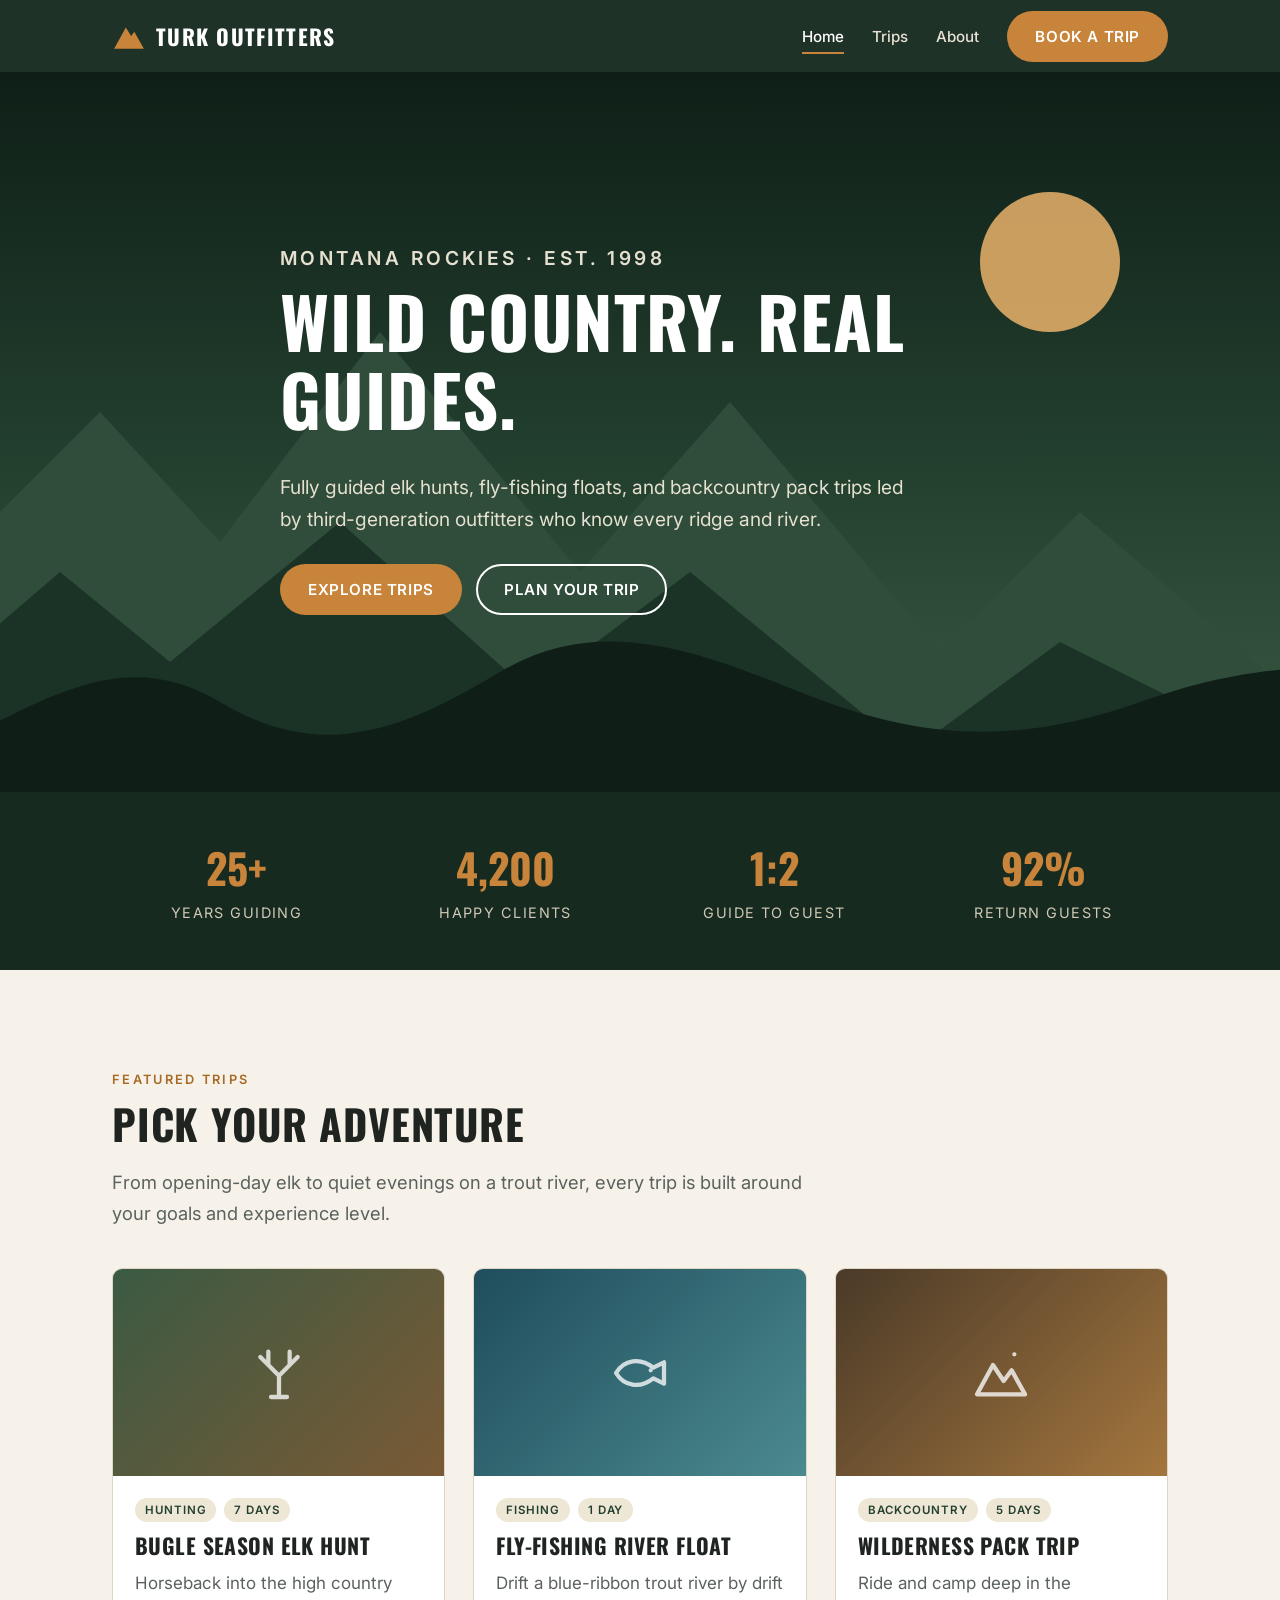
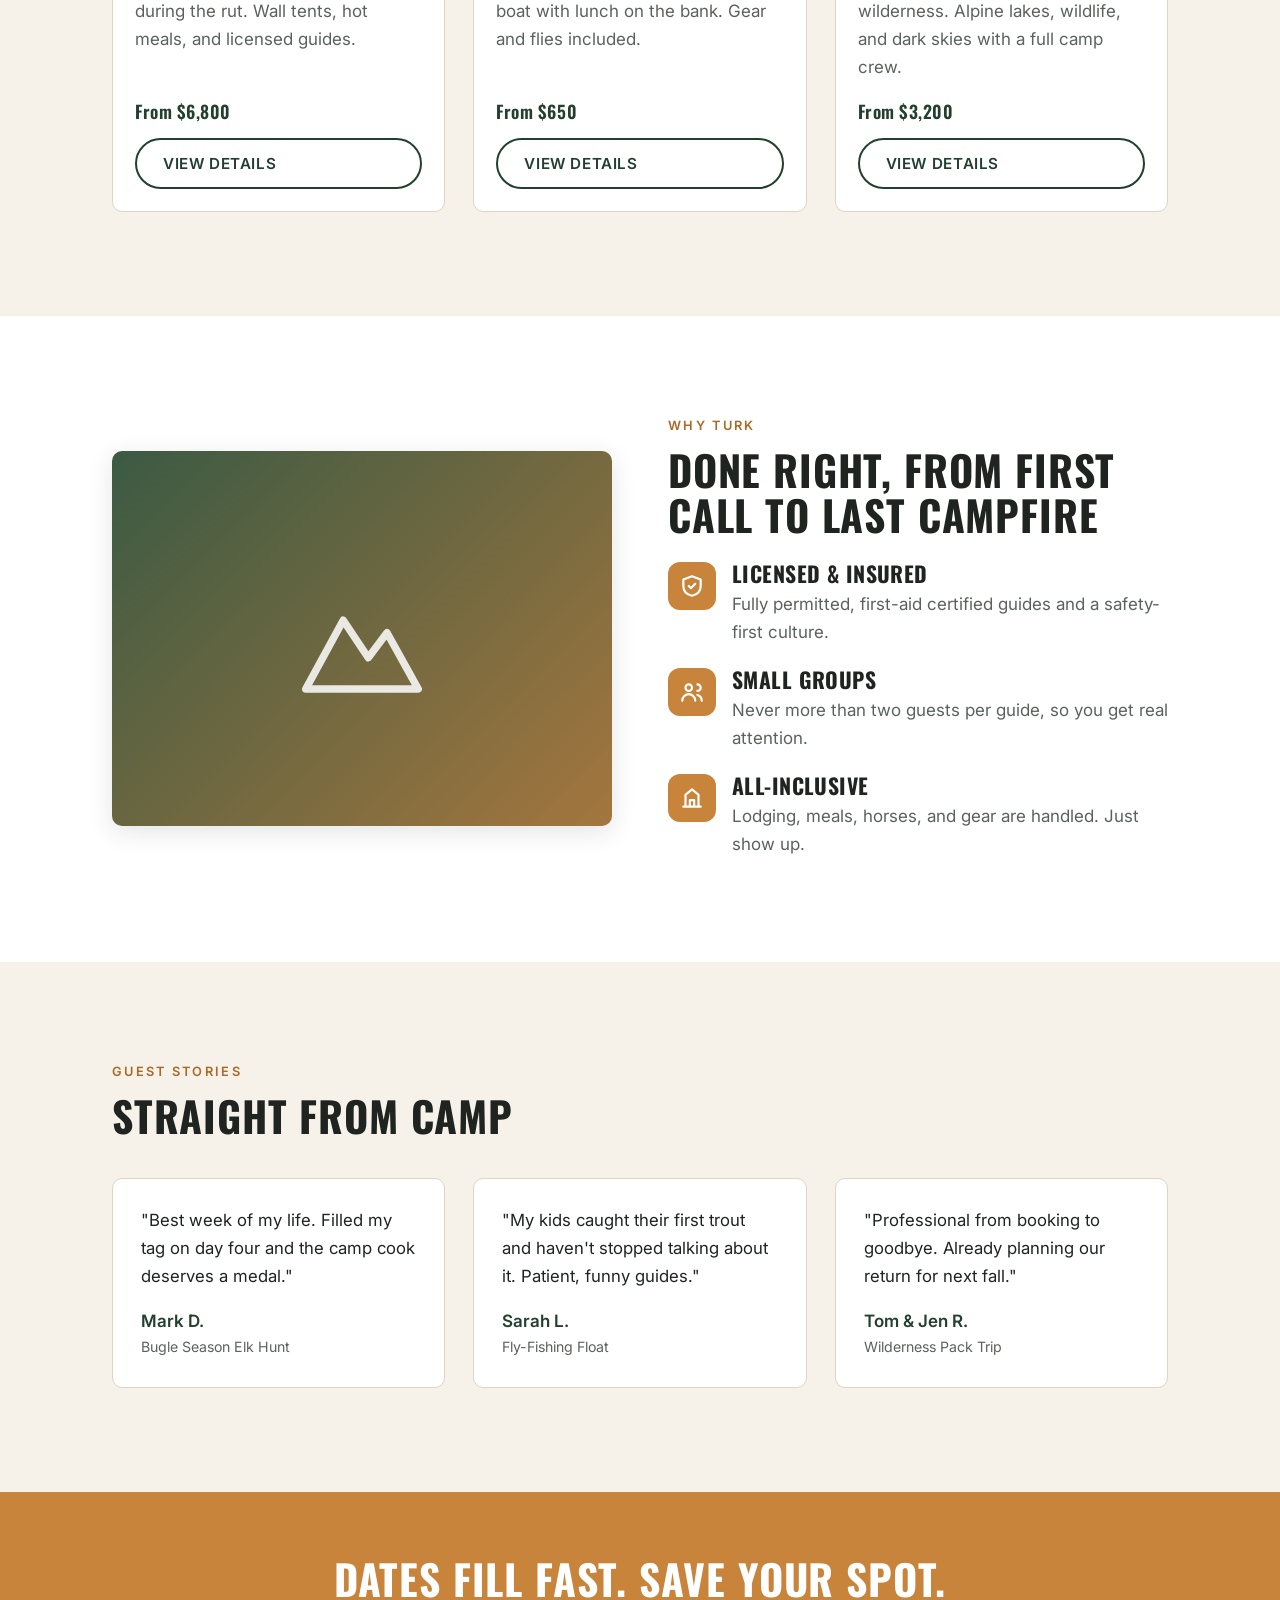
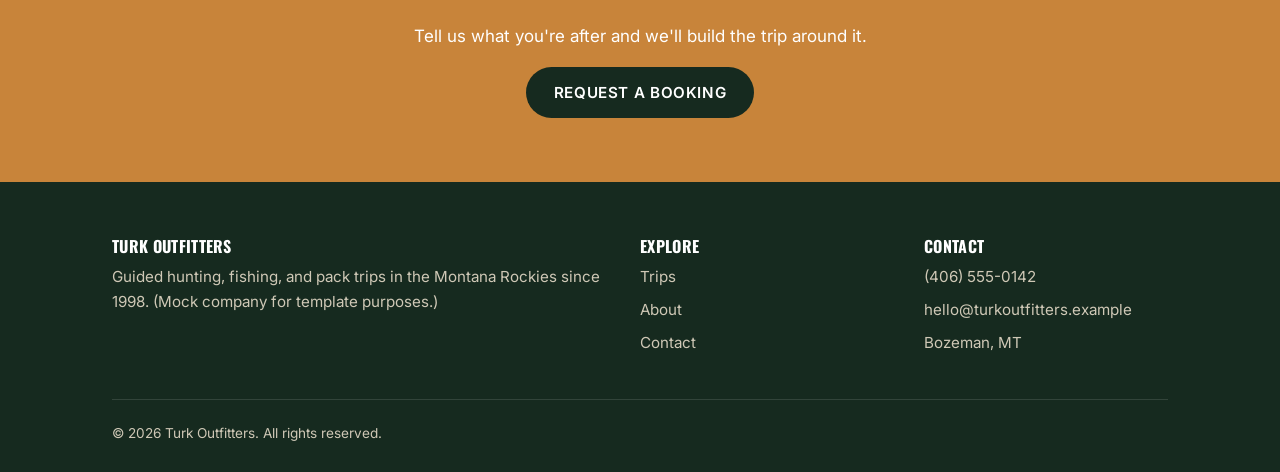
<file: index.html>
<!doctype html>
<html lang="en">
<head>
  <meta charset="utf-8">
  <meta name="viewport" content="width=device-width, initial-scale=1">
  <title>Turk Outfitters | Guided Hunting &amp; Fishing Trips in Montana</title>
  <meta name="description" content="Fully guided elk hunts, fly-fishing floats, and backcountry pack trips in the Montana Rockies.">
  <link rel="canonical" href="https://turkoutfitter.com/">
  <meta property="og:type" content="website">
  <meta property="og:site_name" content="Turk Outfitters">
  <meta property="og:title" content="Turk Outfitters | Guided Hunting &amp; Fishing Trips in Montana">
  <meta property="og:description" content="Fully guided elk hunts, fly-fishing floats, and backcountry pack trips in the Montana Rockies.">
  <meta property="og:url" content="https://turkoutfitter.com/">
  <meta name="twitter:card" content="summary">
  <script type="application/ld+json">
  {"@context":"https://schema.org","@type":"LocalBusiness","name":"Turk Outfitters","url":"https://turkoutfitter.com/","description":"Guided hunting, fishing, and pack trips in the Montana Rockies.","telephone":"+1-406-555-0142","email":"hello@turkoutfitters.example","address":{"@type":"PostalAddress","addressLocality":"Bozeman","addressRegion":"MT","addressCountry":"US"}}
  </script>
  <link rel="icon" href="data:image/svg+xml,%3Csvg xmlns='http://www.w3.org/2000/svg' viewBox='0 0 32 32'%3E%3Cpath fill='%23c8843a' d='M2 28 13 8l5 8 3-4 9 16z'/%3E%3C/svg%3E">
  <link rel="stylesheet" href="assets/css/site.css">
</head>
<body>
<a class="skip" href="#main">Skip to content</a>
<header class="site-header">
  <div class="container nav">
    <a class="brand" href="index.html"><svg viewBox="0 0 32 32" aria-hidden="true"><path fill="#c8843a" d="M2 28 13 8l5 8 3-4 9 16z"/></svg>Turk Outfitters</a>
    <button class="nav-toggle" aria-expanded="false" aria-controls="nav-menu" aria-label="Menu"><svg viewBox="0 0 24 24" fill="none" stroke="currentColor" stroke-width="2" stroke-linecap="round"><path d="M3 6h18M3 12h18M3 18h18"/></svg></button>
    <ul id="nav-menu">
      <li><a class="link" href="index.html" aria-current="page">Home</a></li>
      <li><a class="link" href="trips.html">Trips</a></li>
      <li><a class="link" href="about.html">About</a></li>
      <li><a class="btn btn--accent" href="contact.html">Book a Trip</a></li>
    </ul>
  </div>
</header>

<main id="main">
  <section class="hero">
    <svg class="hero__art" viewBox="0 0 1440 720" preserveAspectRatio="xMidYMax slice" aria-hidden="true">
      <circle cx="1130" cy="190" r="70" fill="#e9b26a" opacity=".85"/>
      <path fill="#2f4d3a" d="M0 520 180 340l120 130 160-210 200 240 150-170 210 250 140-140 280 240V720H0z"/>
      <path fill="#1b3226" d="M0 620 140 500l110 90 170-140 190 170 160-120 220 180 150-110 300 150v100H0z"/>
      <path fill="#0f1f17" d="M0 690c120-60 200-120 300-60s180 30 280-30 200-20 300 20 200 60 340 10 220-30 220-30V720H0z"/>
    </svg>
    <div class="container hero__inner">
      <p class="eyebrow">Montana Rockies &middot; Est. 1998</p>
      <h1>Wild country. Real guides.</h1>
      <p>Fully guided elk hunts, fly-fishing floats, and backcountry pack trips led by third-generation outfitters who know every ridge and river.</p>
      <div class="hero__cta">
        <a class="btn btn--accent" href="trips.html">Explore Trips</a>
        <a class="btn btn--ghost" href="contact.html">Plan Your Trip</a>
      </div>
    </div>
  </section>

  <section class="section--dark" style="padding:44px 0">
    <div class="container stats">
      <div class="stat"><b>25+</b><span>Years guiding</span></div>
      <div class="stat"><b>4,200</b><span>Happy clients</span></div>
      <div class="stat"><b>1:2</b><span>Guide to guest</span></div>
      <div class="stat"><b>92%</b><span>Return guests</span></div>
    </div>
  </section>

  <section class="section">
    <div class="container">
      <div class="section-head">
        <p class="eyebrow">Featured Trips</p>
        <h2>Pick your adventure</h2>
        <p class="lead">From opening-day elk to quiet evenings on a trout river, every trip is built around your goals and experience level.</p>
      </div>
      <div class="grid grid--3">
        <article class="card">
          <div class="card__img img-elk"><svg viewBox="0 0 24 24" fill="none" stroke="currentColor" stroke-width="1.6" stroke-linecap="round" stroke-linejoin="round"><path d="M12 21v-8M12 13 8 9M12 13l4-4M8 9V4M16 9V4M5 6l3 3M19 6l-3 3M9 21h6"/></svg></div>
          <div class="card__body">
            <div class="tag-row"><span class="tag">Hunting</span><span class="tag">7 days</span></div>
            <h3>Bugle Season Elk Hunt</h3>
            <p>Horseback into the high country during the rut. Wall tents, hot meals, and licensed guides.</p>
            <div class="price">From $6,800</div>
            <a class="btn btn--outline" href="trips.html">View details</a>
          </div>
        </article>
        <article class="card">
          <div class="card__img img-fish"><svg viewBox="0 0 24 24" fill="none" stroke="currentColor" stroke-width="1.6" stroke-linecap="round" stroke-linejoin="round"><path d="M3 12c3-5 9-6 14-2l4-2v8l-4-2c-5 4-11 3-14-2ZM16 11h.01"/></svg></div>
          <div class="card__body">
            <div class="tag-row"><span class="tag">Fishing</span><span class="tag">1 day</span></div>
            <h3>Fly-Fishing River Float</h3>
            <p>Drift a blue-ribbon trout river by drift boat with lunch on the bank. Gear and flies included.</p>
            <div class="price">From $650</div>
            <a class="btn btn--outline" href="trips.html">View details</a>
          </div>
        </article>
        <article class="card">
          <div class="card__img img-pack"><svg viewBox="0 0 24 24" fill="none" stroke="currentColor" stroke-width="1.6" stroke-linecap="round" stroke-linejoin="round"><path d="m3 20 6-11 4 6 3-4 5 9zM17 5h.01"/></svg></div>
          <div class="card__body">
            <div class="tag-row"><span class="tag">Backcountry</span><span class="tag">5 days</span></div>
            <h3>Wilderness Pack Trip</h3>
            <p>Ride and camp deep in the wilderness. Alpine lakes, wildlife, and dark skies with a full camp crew.</p>
            <div class="price">From $3,200</div>
            <a class="btn btn--outline" href="trips.html">View details</a>
          </div>
        </article>
      </div>
    </div>
  </section>

  <section class="section section--alt">
    <div class="container split">
      <div class="split__art" aria-hidden="true"><svg viewBox="0 0 24 24" fill="none" stroke="currentColor" stroke-width="1.2" stroke-linecap="round" stroke-linejoin="round"><path d="m3 20 6-11 4 6 3-4 5 9z"/></svg></div>
      <div>
        <p class="eyebrow">Why Turk</p>
        <h2>Done right, from first call to last campfire</h2>
        <div class="grid" style="gap:22px;margin-top:24px">
          <div class="feature"><div class="feature__icon"><svg viewBox="0 0 24 24" fill="none" stroke="currentColor" stroke-width="2" stroke-linecap="round" stroke-linejoin="round"><path d="M12 3 4 6v6c0 5 3.5 8 8 9 4.5-1 8-4 8-9V6z"/><path d="m9 12 2 2 4-4"/></svg></div><div><h3>Licensed &amp; insured</h3><p>Fully permitted, first-aid certified guides and a safety-first culture.</p></div></div>
          <div class="feature"><div class="feature__icon"><svg viewBox="0 0 24 24" fill="none" stroke="currentColor" stroke-width="2" stroke-linecap="round" stroke-linejoin="round"><circle cx="9" cy="8" r="3"/><path d="M3 20c0-3.5 3-6 6-6s6 2.5 6 6M17 11a3 3 0 1 0 0-6M21 20c0-2.5-1.5-4.5-4-5.3"/></svg></div><div><h3>Small groups</h3><p>Never more than two guests per guide, so you get real attention.</p></div></div>
          <div class="feature"><div class="feature__icon"><svg viewBox="0 0 24 24" fill="none" stroke="currentColor" stroke-width="2" stroke-linecap="round" stroke-linejoin="round"><path d="M4 20h16M6 20V9l6-5 6 5v11M10 20v-6h4v6"/></svg></div><div><h3>All-inclusive</h3><p>Lodging, meals, horses, and gear are handled. Just show up.</p></div></div>
        </div>
      </div>
    </div>
  </section>

  <section class="section">
    <div class="container">
      <div class="section-head"><p class="eyebrow">Guest Stories</p><h2>Straight from camp</h2></div>
      <div class="grid grid--3">
        <blockquote class="quote" style="margin:0"><p>"Best week of my life. Filled my tag on day four and the camp cook deserves a medal."</p><cite>Mark D.</cite><small>Bugle Season Elk Hunt</small></blockquote>
        <blockquote class="quote" style="margin:0"><p>"My kids caught their first trout and haven't stopped talking about it. Patient, funny guides."</p><cite>Sarah L.</cite><small>Fly-Fishing Float</small></blockquote>
        <blockquote class="quote" style="margin:0"><p>"Professional from booking to goodbye. Already planning our return for next fall."</p><cite>Tom &amp; Jen R.</cite><small>Wilderness Pack Trip</small></blockquote>
      </div>
    </div>
  </section>

  <section class="cta-band">
    <div class="container">
      <h2>Dates fill fast. Save your spot.</h2>
      <p>Tell us what you're after and we'll build the trip around it.</p>
      <a class="btn" href="contact.html">Request a Booking</a>
    </div>
  </section>
</main>

<footer class="site-footer">
  <div class="container">
    <div class="footer-grid">
      <div><h3>Turk Outfitters</h3><p>Guided hunting, fishing, and pack trips in the Montana Rockies since 1998. (Mock company for template purposes.)</p></div>
      <div><h3>Explore</h3><ul><li><a href="trips.html">Trips</a></li><li><a href="about.html">About</a></li><li><a href="contact.html">Contact</a></li></ul></div>
      <div><h3>Contact</h3><ul><li>(406) 555-0142</li><li>hello@turkoutfitters.example</li><li>Bozeman, MT</li></ul></div>
    </div>
    <div class="copyright">&copy; <span data-year>2026</span> Turk Outfitters. All rights reserved.</div>
  </div>
</footer>
<script src="assets/js/site.js"></script>
</body>
</html>
</file>
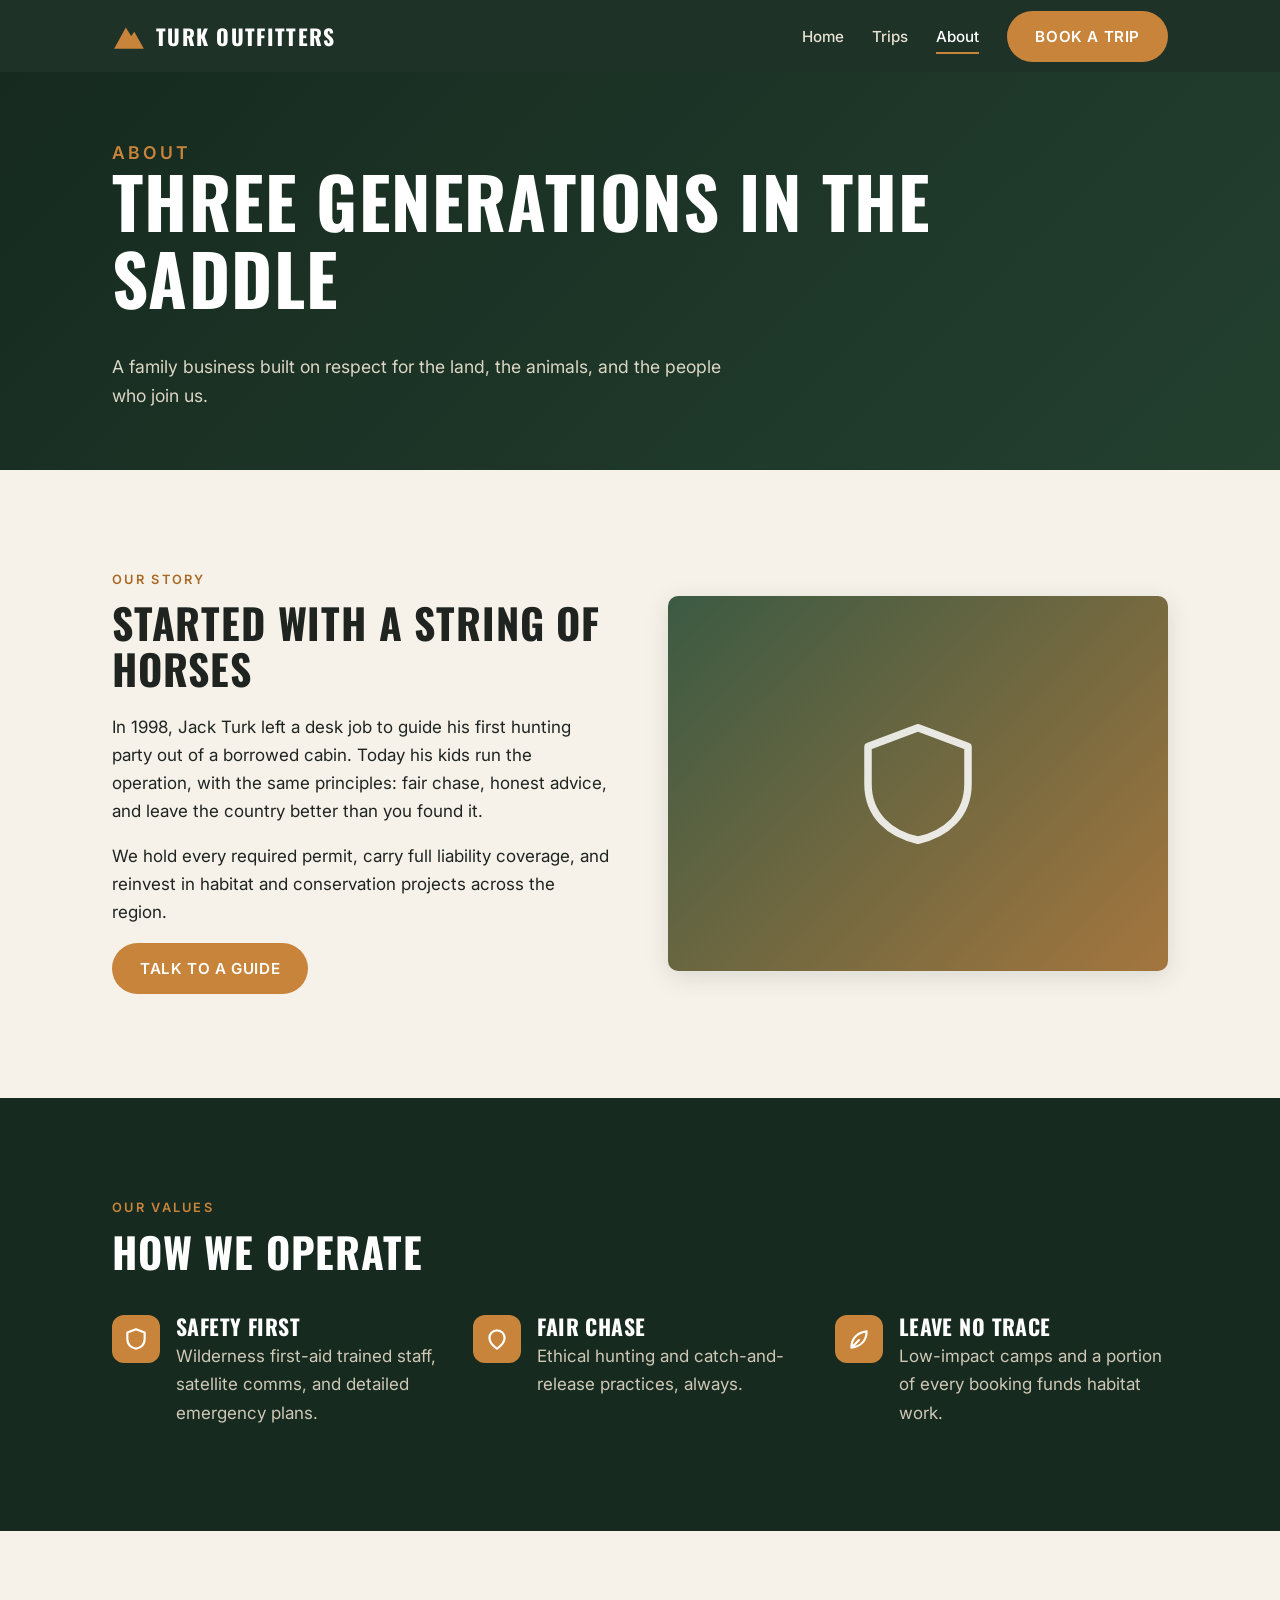
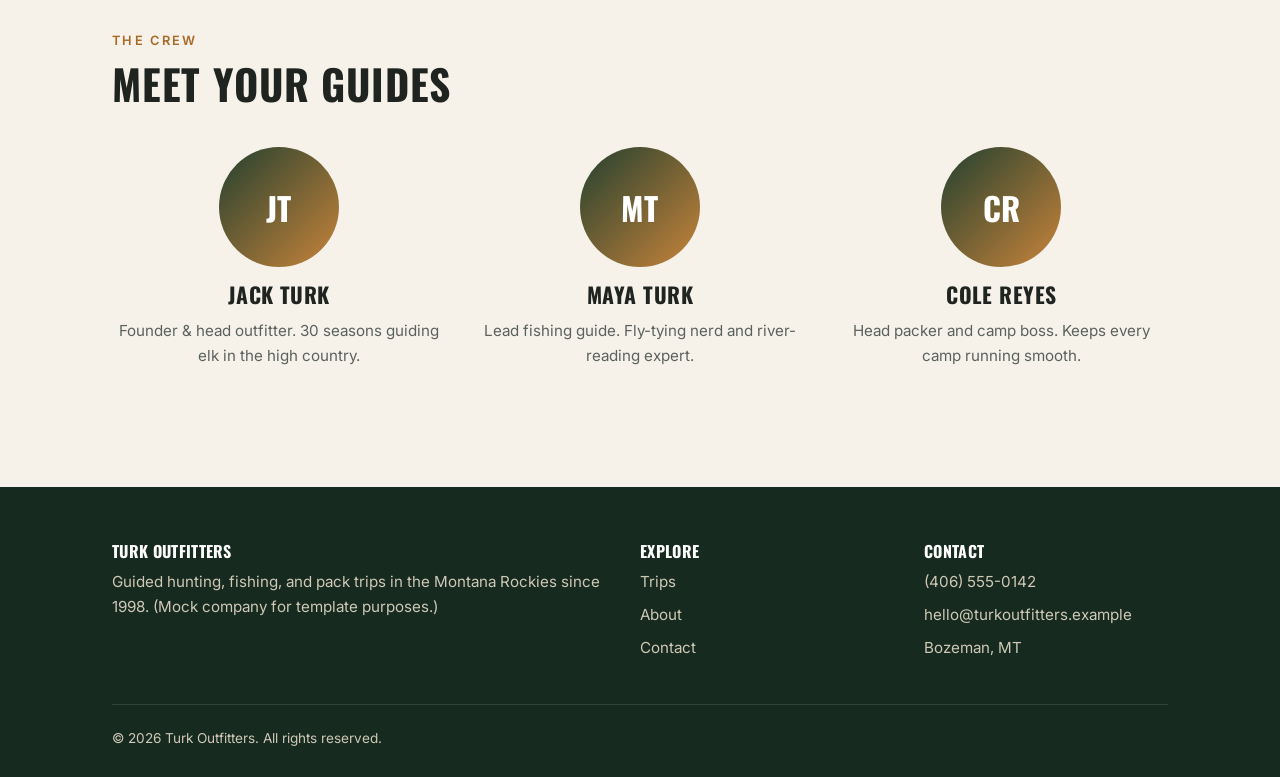
<file: about.html>
<!doctype html>
<html lang="en">
<head>
  <meta charset="utf-8">
  <meta name="viewport" content="width=device-width, initial-scale=1">
  <title>About | Turk Outfitters</title>
  <meta name="description" content="Meet the family and guides behind Turk Outfitters, a third-generation Montana outfitting business.">
  <link rel="canonical" href="https://turkoutfitter.com/about.html">
  <meta property="og:type" content="website">
  <meta property="og:site_name" content="Turk Outfitters">
  <meta property="og:title" content="About | Turk Outfitters">
  <meta property="og:description" content="Meet the family and guides behind Turk Outfitters, a third-generation Montana outfitting business.">
  <meta property="og:url" content="https://turkoutfitter.com/about.html">
  <meta name="twitter:card" content="summary">
  <link rel="icon" href="data:image/svg+xml,%3Csvg xmlns='http://www.w3.org/2000/svg' viewBox='0 0 32 32'%3E%3Cpath fill='%23c8843a' d='M2 28 13 8l5 8 3-4 9 16z'/%3E%3C/svg%3E">
  <link rel="stylesheet" href="assets/css/site.css">
</head>
<body>
<a class="skip" href="#main">Skip to content</a>
<header class="site-header">
  <div class="container nav">
    <a class="brand" href="index.html"><svg viewBox="0 0 32 32" aria-hidden="true"><path fill="#c8843a" d="M2 28 13 8l5 8 3-4 9 16z"/></svg>Turk Outfitters</a>
    <button class="nav-toggle" aria-expanded="false" aria-controls="nav-menu" aria-label="Menu"><svg viewBox="0 0 24 24" fill="none" stroke="currentColor" stroke-width="2" stroke-linecap="round"><path d="M3 6h18M3 12h18M3 18h18"/></svg></button>
    <ul id="nav-menu">
      <li><a class="link" href="index.html">Home</a></li>
      <li><a class="link" href="trips.html">Trips</a></li>
      <li><a class="link" href="about.html" aria-current="page">About</a></li>
      <li><a class="btn btn--accent" href="contact.html">Book a Trip</a></li>
    </ul>
  </div>
</header>

<main id="main">
  <section class="page-hero">
    <div class="container"><p class="eyebrow" style="color:var(--color-accent)">About</p><h1>Three generations in the saddle</h1><p>A family business built on respect for the land, the animals, and the people who join us.</p></div>
  </section>

  <section class="section">
    <div class="container split">
      <div>
        <p class="eyebrow">Our Story</p>
        <h2>Started with a string of horses</h2>
        <p>In 1998, Jack Turk left a desk job to guide his first hunting party out of a borrowed cabin. Today his kids run the operation, with the same principles: fair chase, honest advice, and leave the country better than you found it.</p>
        <p>We hold every required permit, carry full liability coverage, and reinvest in habitat and conservation projects across the region.</p>
        <a class="btn btn--accent" href="contact.html">Talk to a guide</a>
      </div>
      <div class="split__art" aria-hidden="true"><svg viewBox="0 0 24 24" fill="none" stroke="currentColor" stroke-width="1.2" stroke-linecap="round" stroke-linejoin="round"><path d="M12 3 4 6v6c0 5 3.5 8 8 9 4.5-1 8-4 8-9V6z"/></svg></div>
    </div>
  </section>

  <section class="section section--dark">
    <div class="container">
      <div class="section-head"><p class="eyebrow">Our Values</p><h2>How we operate</h2></div>
      <div class="grid grid--3">
        <div class="feature"><div class="feature__icon"><svg viewBox="0 0 24 24" fill="none" stroke="currentColor" stroke-width="2" stroke-linecap="round" stroke-linejoin="round"><path d="M12 3 4 6v6c0 5 3.5 8 8 9 4.5-1 8-4 8-9V6z"/></svg></div><div><h3>Safety first</h3><p>Wilderness first-aid trained staff, satellite comms, and detailed emergency plans.</p></div></div>
        <div class="feature"><div class="feature__icon"><svg viewBox="0 0 24 24" fill="none" stroke="currentColor" stroke-width="2" stroke-linecap="round" stroke-linejoin="round"><path d="M12 21c-4-3-7-6-7-10a7 7 0 0 1 14 0c0 4-3 7-7 10z"/></svg></div><div><h3>Fair chase</h3><p>Ethical hunting and catch-and-release practices, always.</p></div></div>
        <div class="feature"><div class="feature__icon"><svg viewBox="0 0 24 24" fill="none" stroke="currentColor" stroke-width="2" stroke-linecap="round" stroke-linejoin="round"><path d="M5 20c0-9 6-14 14-15 0 8-5 14-14 15zM5 20l7-7"/></svg></div><div><h3>Leave no trace</h3><p>Low-impact camps and a portion of every booking funds habitat work.</p></div></div>
      </div>
    </div>
  </section>

  <section class="section">
    <div class="container">
      <div class="section-head"><p class="eyebrow">The Crew</p><h2>Meet your guides</h2></div>
      <div class="grid grid--3">
        <div class="person"><div class="avatar">JT</div><h3>Jack Turk</h3><p>Founder &amp; head outfitter. 30 seasons guiding elk in the high country.</p></div>
        <div class="person"><div class="avatar">MT</div><h3>Maya Turk</h3><p>Lead fishing guide. Fly-tying nerd and river-reading expert.</p></div>
        <div class="person"><div class="avatar">CR</div><h3>Cole Reyes</h3><p>Head packer and camp boss. Keeps every camp running smooth.</p></div>
      </div>
    </div>
  </section>
</main>

<footer class="site-footer">
  <div class="container">
    <div class="footer-grid">
      <div><h3>Turk Outfitters</h3><p>Guided hunting, fishing, and pack trips in the Montana Rockies since 1998. (Mock company for template purposes.)</p></div>
      <div><h3>Explore</h3><ul><li><a href="trips.html">Trips</a></li><li><a href="about.html">About</a></li><li><a href="contact.html">Contact</a></li></ul></div>
      <div><h3>Contact</h3><ul><li>(406) 555-0142</li><li>hello@turkoutfitters.example</li><li>Bozeman, MT</li></ul></div>
    </div>
    <div class="copyright">&copy; <span data-year>2026</span> Turk Outfitters. All rights reserved.</div>
  </div>
</footer>
<script src="assets/js/site.js"></script>
</body>
</html>
</file>
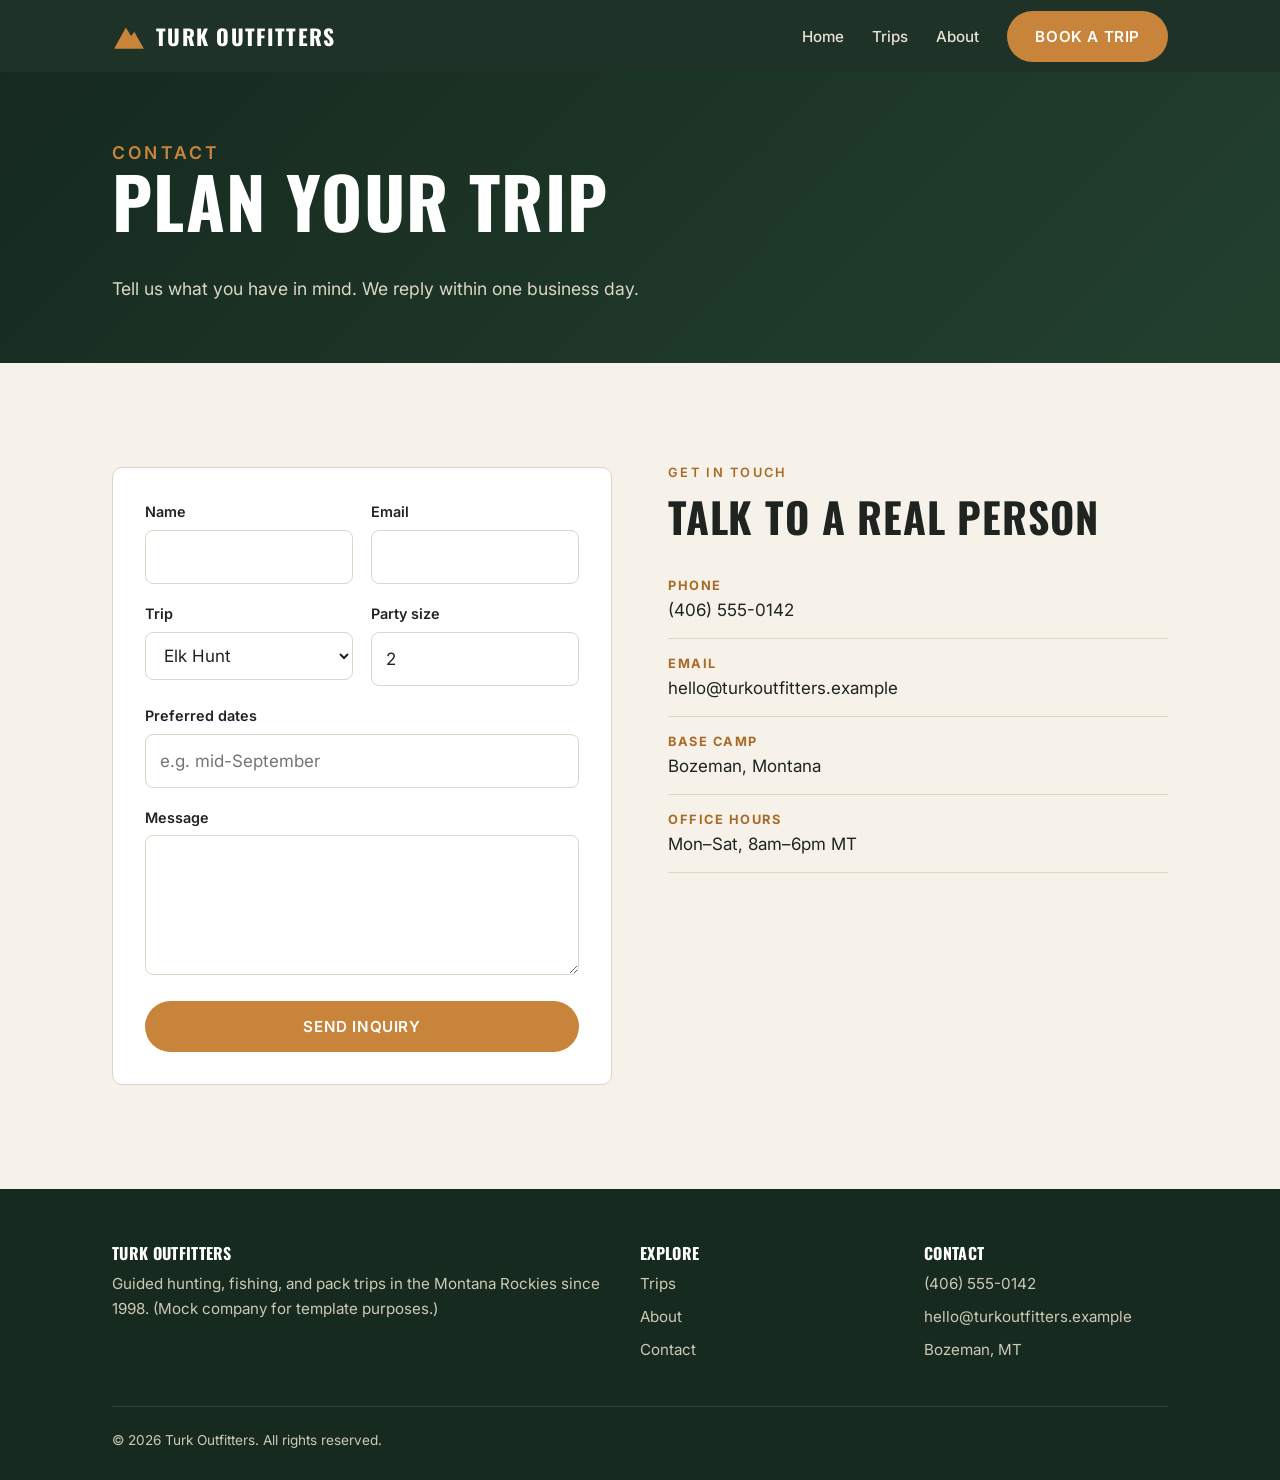
<file: contact.html>
<!doctype html>
<html lang="en">
<head>
  <meta charset="utf-8">
  <meta name="viewport" content="width=device-width, initial-scale=1">
  <title>Contact | Turk Outfitters</title>
  <meta name="description" content="Request a booking or ask a question about a guided trip with Turk Outfitters.">
  <link rel="canonical" href="https://turkoutfitter.com/contact.html">
  <meta property="og:type" content="website">
  <meta property="og:site_name" content="Turk Outfitters">
  <meta property="og:title" content="Contact | Turk Outfitters">
  <meta property="og:description" content="Request a booking or ask a question about a guided trip with Turk Outfitters.">
  <meta property="og:url" content="https://turkoutfitter.com/contact.html">
  <meta name="twitter:card" content="summary">
  <link rel="icon" href="data:image/svg+xml,%3Csvg xmlns='http://www.w3.org/2000/svg' viewBox='0 0 32 32'%3E%3Cpath fill='%23c8843a' d='M2 28 13 8l5 8 3-4 9 16z'/%3E%3C/svg%3E">
  <link rel="stylesheet" href="assets/css/site.css">
</head>
<body>
<a class="skip" href="#main">Skip to content</a>
<header class="site-header">
  <div class="container nav">
    <a class="brand" href="index.html"><svg viewBox="0 0 32 32" aria-hidden="true"><path fill="#c8843a" d="M2 28 13 8l5 8 3-4 9 16z"/></svg>Turk Outfitters</a>
    <button class="nav-toggle" aria-expanded="false" aria-controls="nav-menu" aria-label="Menu"><svg viewBox="0 0 24 24" fill="none" stroke="currentColor" stroke-width="2" stroke-linecap="round"><path d="M3 6h18M3 12h18M3 18h18"/></svg></button>
    <ul id="nav-menu">
      <li><a class="link" href="index.html">Home</a></li>
      <li><a class="link" href="trips.html">Trips</a></li>
      <li><a class="link" href="about.html">About</a></li>
      <li><a class="btn btn--accent" href="contact.html" aria-current="page">Book a Trip</a></li>
    </ul>
  </div>
</header>

<main id="main">
  <section class="page-hero">
    <div class="container"><p class="eyebrow" style="color:var(--color-accent)">Contact</p><h1>Plan your trip</h1><p>Tell us what you have in mind. We reply within one business day.</p></div>
  </section>

  <section class="section">
    <div class="container split" style="align-items:start">
      <form class="form" id="inquiry-form" novalidate>
        <div class="row">
          <div><label for="name">Name</label><input id="name" name="name" autocomplete="name" required></div>
          <div><label for="email">Email</label><input id="email" name="email" type="email" autocomplete="email" required></div>
        </div>
        <div class="row">
          <div><label for="trip">Trip</label>
            <select id="trip" name="trip"><option>Elk Hunt</option><option>Upland Bird Weekend</option><option>Mule Deer Hunt</option><option>Fly-Fishing Float</option><option>Lodge &amp; Float</option><option>Pack Trip</option><option>Not sure yet</option></select></div>
          <div><label for="party">Party size</label><input id="party" name="party" type="number" min="1" max="12" value="2"></div>
        </div>
        <div><label for="dates">Preferred dates</label><input id="dates" name="dates" placeholder="e.g. mid-September"></div>
        <div><label for="message">Message</label><textarea id="message" name="message"></textarea></div>
        <button class="btn btn--accent" type="submit">Send inquiry</button>
        <p class="form-msg" role="status">Thanks! Your inquiry was received (demo form, nothing was sent).</p>
      </form>
      <div>
        <p class="eyebrow">Get in touch</p>
        <h2>Talk to a real person</h2>
        <ul class="contact-list">
          <li><b>Phone</b>(406) 555-0142</li>
          <li><b>Email</b>hello@turkoutfitters.example</li>
          <li><b>Base camp</b>Bozeman, Montana</li>
          <li><b>Office hours</b>Mon&ndash;Sat, 8am&ndash;6pm MT</li>
        </ul>
      </div>
    </div>
  </section>
</main>

<footer class="site-footer">
  <div class="container">
    <div class="footer-grid">
      <div><h3>Turk Outfitters</h3><p>Guided hunting, fishing, and pack trips in the Montana Rockies since 1998. (Mock company for template purposes.)</p></div>
      <div><h3>Explore</h3><ul><li><a href="trips.html">Trips</a></li><li><a href="about.html">About</a></li><li><a href="contact.html">Contact</a></li></ul></div>
      <div><h3>Contact</h3><ul><li>(406) 555-0142</li><li>hello@turkoutfitters.example</li><li>Bozeman, MT</li></ul></div>
    </div>
    <div class="copyright">&copy; <span data-year>2026</span> Turk Outfitters. All rights reserved.</div>
  </div>
</footer>
<script src="assets/js/site.js"></script>
</body>
</html>
</file>
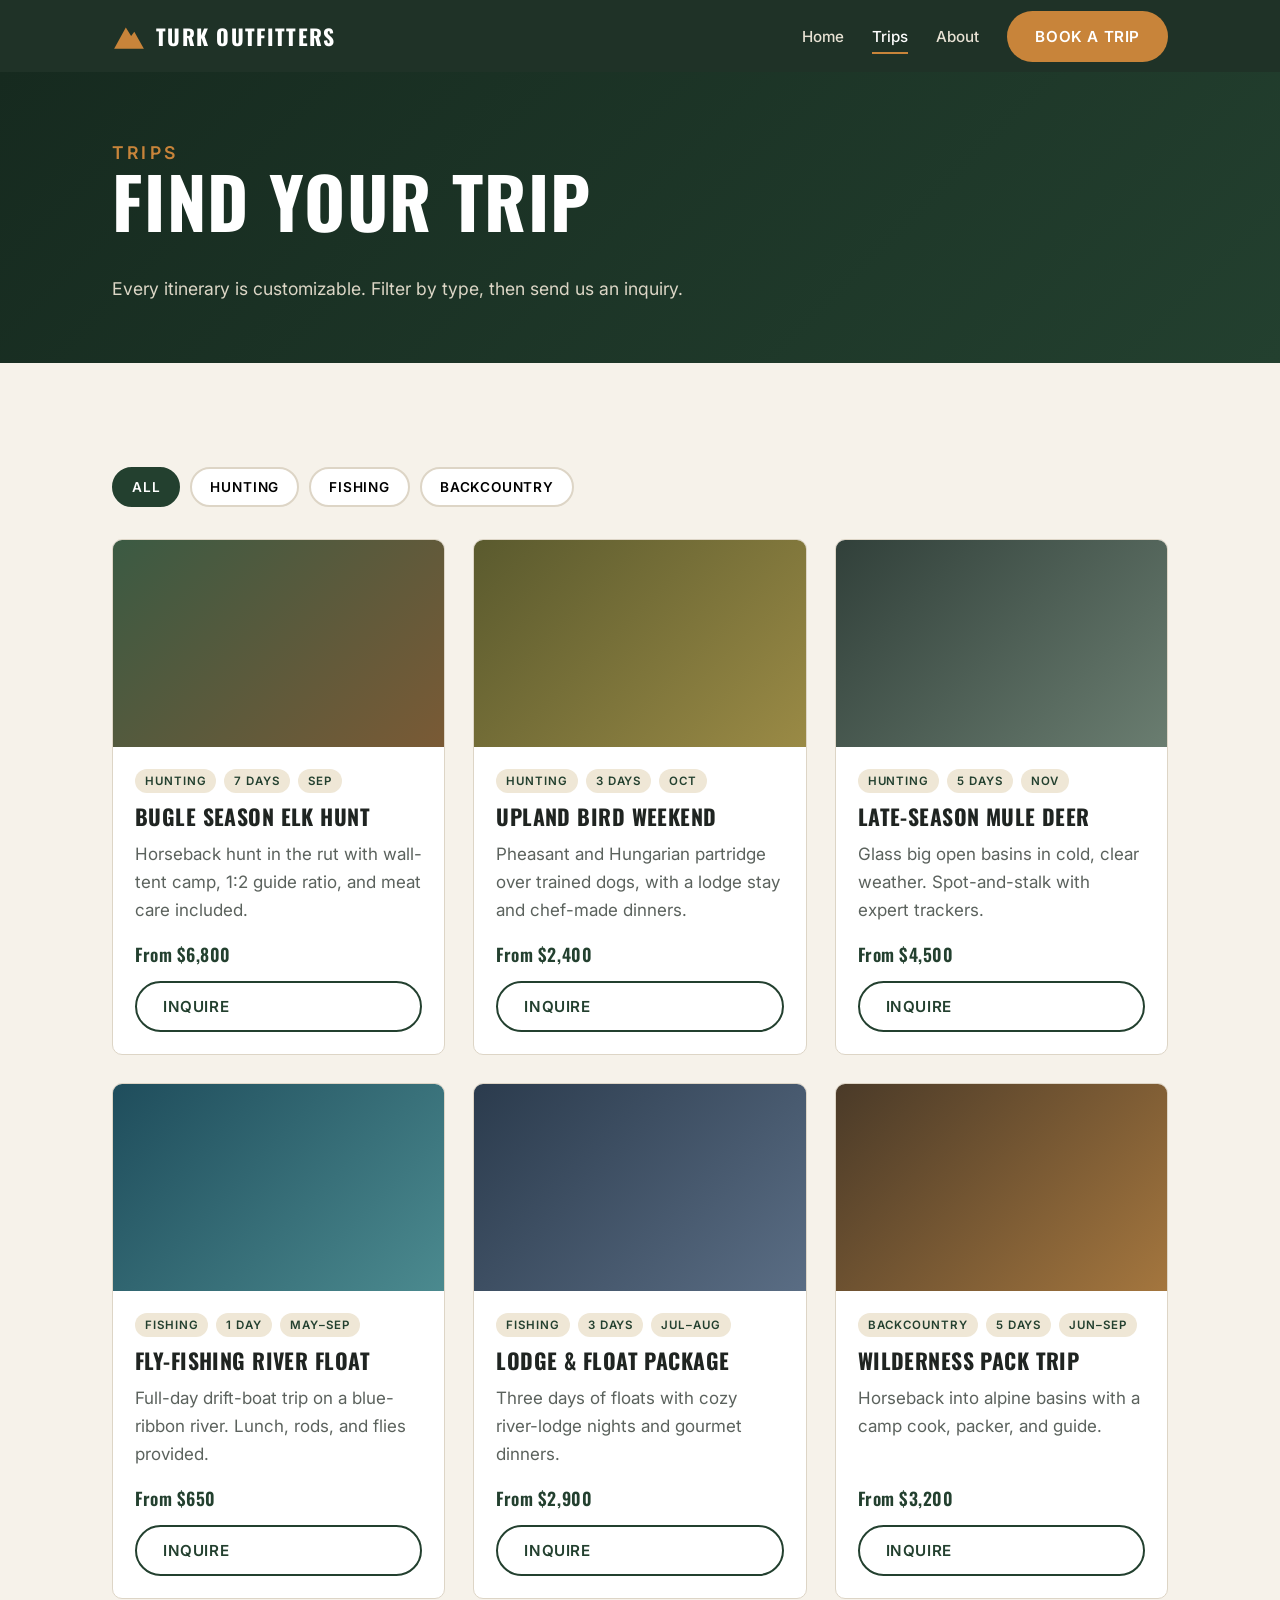
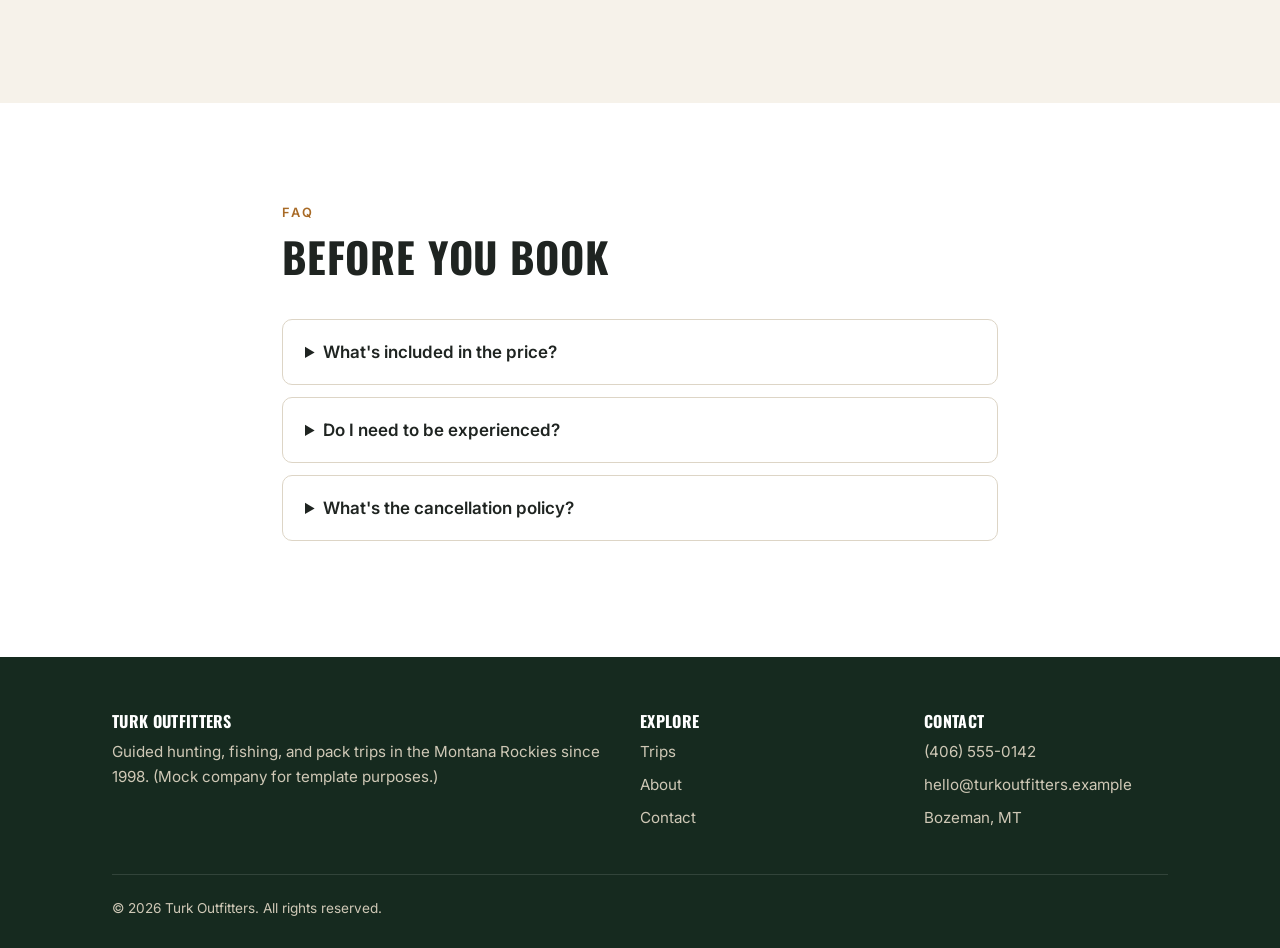
<file: trips.html>
<!doctype html>
<html lang="en">
<head>
  <meta charset="utf-8">
  <meta name="viewport" content="width=device-width, initial-scale=1">
  <title>Trips | Turk Outfitters</title>
  <meta name="description" content="Browse guided elk hunts, fly-fishing floats, upland bird hunts, and backcountry pack trips.">
  <link rel="canonical" href="https://turkoutfitter.com/trips.html">
  <meta property="og:type" content="website">
  <meta property="og:site_name" content="Turk Outfitters">
  <meta property="og:title" content="Trips | Turk Outfitters">
  <meta property="og:description" content="Browse guided elk hunts, fly-fishing floats, upland bird hunts, and backcountry pack trips.">
  <meta property="og:url" content="https://turkoutfitter.com/trips.html">
  <meta name="twitter:card" content="summary">
  <link rel="icon" href="data:image/svg+xml,%3Csvg xmlns='http://www.w3.org/2000/svg' viewBox='0 0 32 32'%3E%3Cpath fill='%23c8843a' d='M2 28 13 8l5 8 3-4 9 16z'/%3E%3C/svg%3E">
  <link rel="stylesheet" href="assets/css/site.css">
</head>
<body>
<a class="skip" href="#main">Skip to content</a>
<header class="site-header">
  <div class="container nav">
    <a class="brand" href="index.html"><svg viewBox="0 0 32 32" aria-hidden="true"><path fill="#c8843a" d="M2 28 13 8l5 8 3-4 9 16z"/></svg>Turk Outfitters</a>
    <button class="nav-toggle" aria-expanded="false" aria-controls="nav-menu" aria-label="Menu"><svg viewBox="0 0 24 24" fill="none" stroke="currentColor" stroke-width="2" stroke-linecap="round"><path d="M3 6h18M3 12h18M3 18h18"/></svg></button>
    <ul id="nav-menu">
      <li><a class="link" href="index.html">Home</a></li>
      <li><a class="link" href="trips.html" aria-current="page">Trips</a></li>
      <li><a class="link" href="about.html">About</a></li>
      <li><a class="btn btn--accent" href="contact.html">Book a Trip</a></li>
    </ul>
  </div>
</header>

<main id="main">
  <section class="page-hero">
    <div class="container"><p class="eyebrow" style="color:var(--color-accent)">Trips</p><h1>Find your trip</h1><p>Every itinerary is customizable. Filter by type, then send us an inquiry.</p></div>
  </section>

  <section class="section">
    <div class="container">
      <div class="filters" role="group" aria-label="Filter trips">
        <button data-filter="all" aria-pressed="true">All</button>
        <button data-filter="hunting" aria-pressed="false">Hunting</button>
        <button data-filter="fishing" aria-pressed="false">Fishing</button>
        <button data-filter="backcountry" aria-pressed="false">Backcountry</button>
      </div>
      <div class="grid grid--3">
        <article class="card" data-type="hunting">
          <div class="card__img img-elk"></div>
          <div class="card__body"><div class="tag-row"><span class="tag">Hunting</span><span class="tag">7 days</span><span class="tag">Sep</span></div>
            <h3>Bugle Season Elk Hunt</h3><p>Horseback hunt in the rut with wall-tent camp, 1:2 guide ratio, and meat care included.</p>
            <div class="price">From $6,800</div><a class="btn btn--outline" href="contact.html">Inquire</a></div>
        </article>
        <article class="card" data-type="hunting">
          <div class="card__img img-bird"></div>
          <div class="card__body"><div class="tag-row"><span class="tag">Hunting</span><span class="tag">3 days</span><span class="tag">Oct</span></div>
            <h3>Upland Bird Weekend</h3><p>Pheasant and Hungarian partridge over trained dogs, with a lodge stay and chef-made dinners.</p>
            <div class="price">From $2,400</div><a class="btn btn--outline" href="contact.html">Inquire</a></div>
        </article>
        <article class="card" data-type="hunting">
          <div class="card__img img-heli"></div>
          <div class="card__body"><div class="tag-row"><span class="tag">Hunting</span><span class="tag">5 days</span><span class="tag">Nov</span></div>
            <h3>Late-Season Mule Deer</h3><p>Glass big open basins in cold, clear weather. Spot-and-stalk with expert trackers.</p>
            <div class="price">From $4,500</div><a class="btn btn--outline" href="contact.html">Inquire</a></div>
        </article>
        <article class="card" data-type="fishing">
          <div class="card__img img-fish"></div>
          <div class="card__body"><div class="tag-row"><span class="tag">Fishing</span><span class="tag">1 day</span><span class="tag">May&ndash;Sep</span></div>
            <h3>Fly-Fishing River Float</h3><p>Full-day drift-boat trip on a blue-ribbon river. Lunch, rods, and flies provided.</p>
            <div class="price">From $650</div><a class="btn btn--outline" href="contact.html">Inquire</a></div>
        </article>
        <article class="card" data-type="fishing">
          <div class="card__img img-camp"></div>
          <div class="card__body"><div class="tag-row"><span class="tag">Fishing</span><span class="tag">3 days</span><span class="tag">Jul&ndash;Aug</span></div>
            <h3>Lodge &amp; Float Package</h3><p>Three days of floats with cozy river-lodge nights and gourmet dinners.</p>
            <div class="price">From $2,900</div><a class="btn btn--outline" href="contact.html">Inquire</a></div>
        </article>
        <article class="card" data-type="backcountry">
          <div class="card__img img-pack"></div>
          <div class="card__body"><div class="tag-row"><span class="tag">Backcountry</span><span class="tag">5 days</span><span class="tag">Jun&ndash;Sep</span></div>
            <h3>Wilderness Pack Trip</h3><p>Horseback into alpine basins with a camp cook, packer, and guide.</p>
            <div class="price">From $3,200</div><a class="btn btn--outline" href="contact.html">Inquire</a></div>
        </article>
      </div>
    </div>
  </section>

  <section class="section section--alt">
    <div class="container" style="max-width:780px">
      <div class="section-head"><p class="eyebrow">FAQ</p><h2>Before you book</h2></div>
      <details><summary>What's included in the price?</summary><p>Lodging or camp, meals, guides, horses, and gear. Licenses, tips, and travel are not included.</p></details>
      <details><summary>Do I need to be experienced?</summary><p>No. We tailor every trip to your skill and fitness level, and we're happy to teach.</p></details>
      <details><summary>What's the cancellation policy?</summary><p>Deposits are refundable up to 90 days out, or transferable to another season.</p></details>
    </div>
  </section>
</main>

<footer class="site-footer">
  <div class="container">
    <div class="footer-grid">
      <div><h3>Turk Outfitters</h3><p>Guided hunting, fishing, and pack trips in the Montana Rockies since 1998. (Mock company for template purposes.)</p></div>
      <div><h3>Explore</h3><ul><li><a href="trips.html">Trips</a></li><li><a href="about.html">About</a></li><li><a href="contact.html">Contact</a></li></ul></div>
      <div><h3>Contact</h3><ul><li>(406) 555-0142</li><li>hello@turkoutfitters.example</li><li>Bozeman, MT</li></ul></div>
    </div>
    <div class="copyright">&copy; <span data-year>2026</span> Turk Outfitters. All rights reserved.</div>
  </div>
</footer>
<script src="assets/js/site.js"></script>
</body>
</html>
</file>
<file: assets/css/site.css>
@import url("https://fonts.googleapis.com/css2?family=Inter:wght@400;500;600&family=Oswald:wght@500;600;700&display=swap");
@import url("tokens.css");

*, *::before, *::after { box-sizing: border-box; }
html { scroll-behavior: smooth; }
body {
  margin: 0; background: var(--color-bg); color: var(--color-ink);
  font: 17px/1.65 var(--font-body); -webkit-font-smoothing: antialiased;
}
img, svg { max-width: 100%; display: block; }
[hidden] { display: none !important; }
a { color: var(--color-primary); }
h1, h2, h3 { font-family: var(--font-display); text-transform: uppercase; letter-spacing: .02em; line-height: 1.1; margin: 0 0 .5em; }
h1 { font-size: clamp(2.4rem, 6vw, 4.4rem); }
h2 { font-size: clamp(1.8rem, 3.6vw, 2.6rem); }
h3 { font-size: 1.35rem; }
p { margin: 0 0 1em; }
.container { width: 100%; max-width: var(--maxw); margin: 0 auto; padding: 0 var(--gutter); }
.section { padding: var(--space) 0; }
.section--alt { background: var(--color-surface); }
.section--dark { background: var(--color-primary-dark); color: #f0ebe0; }
.section--dark h2, .section--dark h3 { color: #fff; }
.eyebrow { font: 600 .8rem/1 var(--font-body); letter-spacing: .18em; text-transform: uppercase; color: var(--color-accent-dark); margin-bottom: 14px; }
.section--dark .eyebrow { color: var(--color-accent); }
.lead { font-size: 1.15rem; color: var(--color-muted); max-width: 60ch; }
.section-head { margin-bottom: 40px; }
.skip { position: absolute; left: -999px; }
.skip:focus { left: 8px; top: 8px; background: #fff; padding: 8px 12px; z-index: 100; }

/* Buttons */
.btn {
  display: inline-block; padding: 14px 26px; border-radius: 999px; border: 2px solid transparent;
  font: 600 .95rem var(--font-body); letter-spacing: .04em; text-transform: uppercase; text-decoration: none;
  cursor: pointer; transition: transform .15s, background .15s, color .15s;
}
.btn:hover { transform: translateY(-2px); }
.btn--accent { background: var(--color-accent); color: #fff; }
.btn--accent:hover { background: var(--color-accent-dark); }
.btn--ghost { border-color: #fff; color: #fff; }
.btn--ghost:hover { background: #fff; color: var(--color-primary-dark); }
.btn--outline { border-color: var(--color-primary); color: var(--color-primary); }
.btn--outline:hover { background: var(--color-primary); color: #fff; }
:focus-visible { outline: 3px solid var(--color-accent); outline-offset: 3px; }

/* Header */
.site-header { position: sticky; top: 0; z-index: 50; background: rgba(22, 42, 31, .96); backdrop-filter: blur(6px); }
.nav { display: flex; align-items: center; justify-content: space-between; height: 72px; }
.brand { display: flex; align-items: center; gap: 10px; color: #fff; text-decoration: none; font: 700 1.35rem var(--font-display); letter-spacing: .06em; text-transform: uppercase; }
.brand svg { width: 34px; height: 34px; }
.nav ul { display: flex; gap: 28px; list-style: none; margin: 0; padding: 0; align-items: center; }
.nav a.link { color: #e8e2d4; text-decoration: none; font-weight: 500; font-size: .95rem; padding: 6px 0; border-bottom: 2px solid transparent; }
.nav a.link:hover, .nav a.link[aria-current="page"] { border-color: var(--color-accent); color: #fff; }
.nav-toggle { display: none; background: none; border: 0; color: #fff; padding: 8px; cursor: pointer; }
.nav-toggle svg { width: 28px; height: 28px; }
@media (max-width: 760px) {
  .nav-toggle { display: block; }
  .nav ul { position: absolute; top: 72px; left: 0; right: 0; flex-direction: column; gap: 0; background: var(--color-primary-dark); padding: 8px var(--gutter) 20px; display: none; align-items: stretch; }
  .nav ul.open { display: flex; }
  .nav ul li { padding: 12px 0; border-bottom: 1px solid rgba(255,255,255,.1); }
}

/* Hero (pure CSS/SVG landscape so no image files are needed) */
.hero {
  position: relative; color: #fff; overflow: hidden; min-height: min(86vh, 720px); display: flex; align-items: center;
  background: linear-gradient(180deg, #0f1f17 0%, #23402f 55%, #3a5a43 100%);
}
.hero__art { position: absolute; inset: 0; width: 100%; height: 100%; }
.hero__inner { position: relative; padding: 80px 0; max-width: 720px; }
.hero p { font-size: 1.2rem; color: #e6e0d0; max-width: 52ch; }
.hero__cta { display: flex; gap: 14px; flex-wrap: wrap; margin-top: 28px; }
.page-hero { background: linear-gradient(135deg, var(--color-primary-dark), var(--color-primary)); color: #fff; padding: 72px 0 60px; }
.page-hero p { color: #dcd6c6; max-width: 56ch; margin: 0; font-size: 1.1rem; }

/* Stats bar */
.stats { display: grid; grid-template-columns: repeat(4, 1fr); gap: 20px; text-align: center; }
.stat b { display: block; font: 700 2.6rem var(--font-display); color: var(--color-accent); }
.stat span { font-size: .9rem; color: #cfc8b6; text-transform: uppercase; letter-spacing: .1em; }
@media (max-width: 640px) { .stats { grid-template-columns: repeat(2, 1fr); } }

/* Cards & grids */
.grid { display: grid; gap: 28px; }
.grid--3 { grid-template-columns: repeat(auto-fit, minmax(260px, 1fr)); }
.grid--2 { grid-template-columns: repeat(auto-fit, minmax(300px, 1fr)); }
.card { background: var(--color-surface); border: 1px solid var(--color-line); border-radius: var(--radius); overflow: hidden; display: flex; flex-direction: column; transition: transform .2s, box-shadow .2s; }
.card:hover { transform: translateY(-4px); box-shadow: var(--shadow); }
.card__img { aspect-ratio: 16 / 10; display: grid; place-items: center; color: rgba(255,255,255,.9); }
.card__img svg { width: 64px; height: 64px; opacity: .85; }
.card__body { padding: 22px; display: flex; flex-direction: column; flex: 1; }
.card__body p { color: var(--color-muted); flex: 1; }
.tag-row { display: flex; gap: 8px; flex-wrap: wrap; margin-bottom: 12px; }
.tag { font: 600 .72rem var(--font-body); letter-spacing: .08em; text-transform: uppercase; background: #efe7d6; color: var(--color-primary); padding: 5px 10px; border-radius: 999px; }
.price { font: 600 1.1rem var(--font-display); color: var(--color-primary); margin-bottom: 14px; letter-spacing: .03em; }
.img-elk { background: linear-gradient(135deg, #3b5a43, #7a5a35); }
.img-fish { background: linear-gradient(135deg, #1f4d5c, #4b8a8f); }
.img-pack { background: linear-gradient(135deg, #4a3a28, #a4763e); }
.img-bird { background: linear-gradient(135deg, #5a5a2e, #9a8a45); }
.img-camp { background: linear-gradient(135deg, #2b3b4d, #5a6d84); }
.img-heli { background: linear-gradient(135deg, #31403a, #6a7d70); }

/* Feature list */
.feature { display: flex; gap: 16px; }
.feature__icon { flex: none; width: 48px; height: 48px; border-radius: 12px; background: var(--color-accent); display: grid; place-items: center; color: #fff; }
.feature__icon svg { width: 26px; height: 26px; }
.feature h3 { margin-bottom: 4px; }
.feature p { margin: 0; color: var(--color-muted); }
.section--dark .feature p { color: #cfc8b6; }

/* Split section */
.split { display: grid; grid-template-columns: 1fr 1fr; gap: 56px; align-items: center; }
.split__art { aspect-ratio: 4 / 3; border-radius: var(--radius); background: linear-gradient(135deg, #3b5a43, #a4763e); box-shadow: var(--shadow); display: grid; place-items: center; color: rgba(255,255,255,.85); }
.split__art svg { width: 30%; }
@media (max-width: 800px) { .split { grid-template-columns: 1fr; gap: 32px; } }

/* Testimonials */
.quote { background: var(--color-surface); border: 1px solid var(--color-line); border-radius: var(--radius); padding: 28px; }
.quote p { font-size: 1.05rem; }
.quote cite { font-style: normal; font-weight: 600; color: var(--color-primary); }
.quote small { display: block; color: var(--color-muted); }

/* CTA band */
.cta-band { background: var(--color-accent); color: #fff; text-align: center; padding: 64px 0; }
.cta-band h2 { color: #fff; }
.cta-band .btn { background: var(--color-primary-dark); color: #fff; }

/* Filters (trips page) */
.filters { display: flex; gap: 10px; flex-wrap: wrap; margin-bottom: 32px; }
.filters button { font: 600 .85rem var(--font-body); letter-spacing: .06em; text-transform: uppercase; padding: 10px 18px; border-radius: 999px; border: 2px solid var(--color-line); background: #fff; cursor: pointer; }
.filters button[aria-pressed="true"] { background: var(--color-primary); border-color: var(--color-primary); color: #fff; }

/* Team */
.person { text-align: center; }
.avatar { width: 120px; height: 120px; margin: 0 auto 16px; border-radius: 50%; background: linear-gradient(135deg, var(--color-primary), var(--color-accent)); display: grid; place-items: center; color: #fff; font: 700 2rem var(--font-display); }
.person p { color: var(--color-muted); font-size: .95rem; }

/* Forms */
.form { display: grid; gap: 18px; background: var(--color-surface); border: 1px solid var(--color-line); border-radius: var(--radius); padding: 32px; }
.form .row { display: grid; grid-template-columns: 1fr 1fr; gap: 18px; }
@media (max-width: 600px) { .form .row { grid-template-columns: 1fr; } }
label { font-weight: 600; font-size: .9rem; display: block; margin-bottom: 6px; }
input, select, textarea { width: 100%; font: inherit; padding: 12px 14px; border: 1.5px solid var(--color-line); border-radius: 8px; background: #fff; color: var(--color-ink); }
input:focus, select:focus, textarea:focus { border-color: var(--color-primary); outline: none; box-shadow: 0 0 0 3px rgba(35,64,47,.18); }
textarea { min-height: 140px; resize: vertical; }
.form-msg { display: none; padding: 14px 16px; border-radius: 8px; background: #e3efe5; color: #1d4a2a; font-weight: 500; }
.form-msg.show { display: block; }
.contact-list { list-style: none; padding: 0; margin: 0 0 24px; }
.contact-list li { padding: 14px 0; border-bottom: 1px solid var(--color-line); }
.contact-list b { display: block; font-size: .8rem; letter-spacing: .12em; text-transform: uppercase; color: var(--color-accent-dark); }

/* FAQ */
details { background: var(--color-surface); border: 1px solid var(--color-line); border-radius: var(--radius); padding: 18px 22px; margin-bottom: 12px; }
summary { cursor: pointer; font-weight: 600; }
details p { margin: 12px 0 0; color: var(--color-muted); }

/* Footer */
.site-footer { background: var(--color-primary-dark); color: #cfc8b6; padding: 56px 0 28px; font-size: .95rem; }
.footer-grid { display: grid; grid-template-columns: 2fr 1fr 1fr; gap: 40px; margin-bottom: 36px; }
@media (max-width: 700px) { .footer-grid { grid-template-columns: 1fr; gap: 28px; } }
.site-footer h3 { color: #fff; font-size: 1rem; }
.site-footer a { color: #cfc8b6; text-decoration: none; }
.site-footer a:hover { color: #fff; }
.site-footer ul { list-style: none; padding: 0; margin: 0; }
.site-footer li { margin-bottom: 8px; }
.copyright { border-top: 1px solid rgba(255,255,255,.12); padding-top: 22px; font-size: .85rem; }

@media (prefers-reduced-motion: reduce) { * { transition: none !important; scroll-behavior: auto !important; } }
</file>
